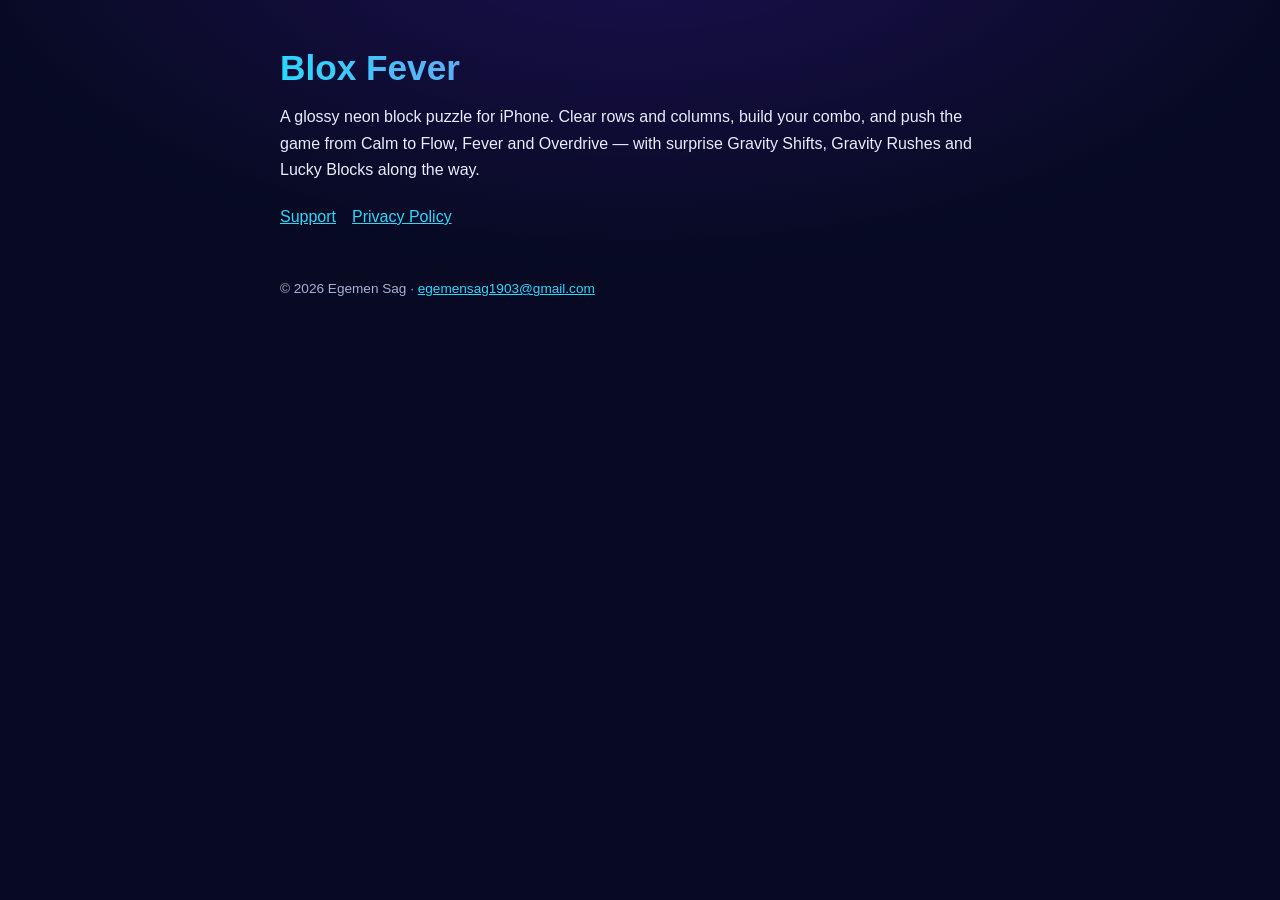
<file: index.html>
<!doctype html>
<html lang="en">
<head>
  <meta charset="utf-8">
  <meta name="viewport" content="width=device-width, initial-scale=1">
  <title>Blox Fever</title>
  <meta name="description" content="Blox Fever – a neon block puzzle game with combo-powered atmospheres for iPhone.">
  <link rel="stylesheet" href="style.css">
</head>
<body>
<main>
  <h1>Blox Fever</h1>
  <p>A glossy neon block puzzle for iPhone. Clear rows and columns, build your combo, and push the game from
     Calm to Flow, Fever and Overdrive — with surprise Gravity Shifts, Gravity Rushes and Lucky Blocks along the way.</p>

  <nav>
    <a href="support/">Support</a>
    <a href="privacy/">Privacy Policy</a>
  </nav>

  <footer>© 2026 Egemen Sag · <a href="mailto:egemensag1903@gmail.com">egemensag1903@gmail.com</a></footer>
</main>
</body>
</html>
</file>
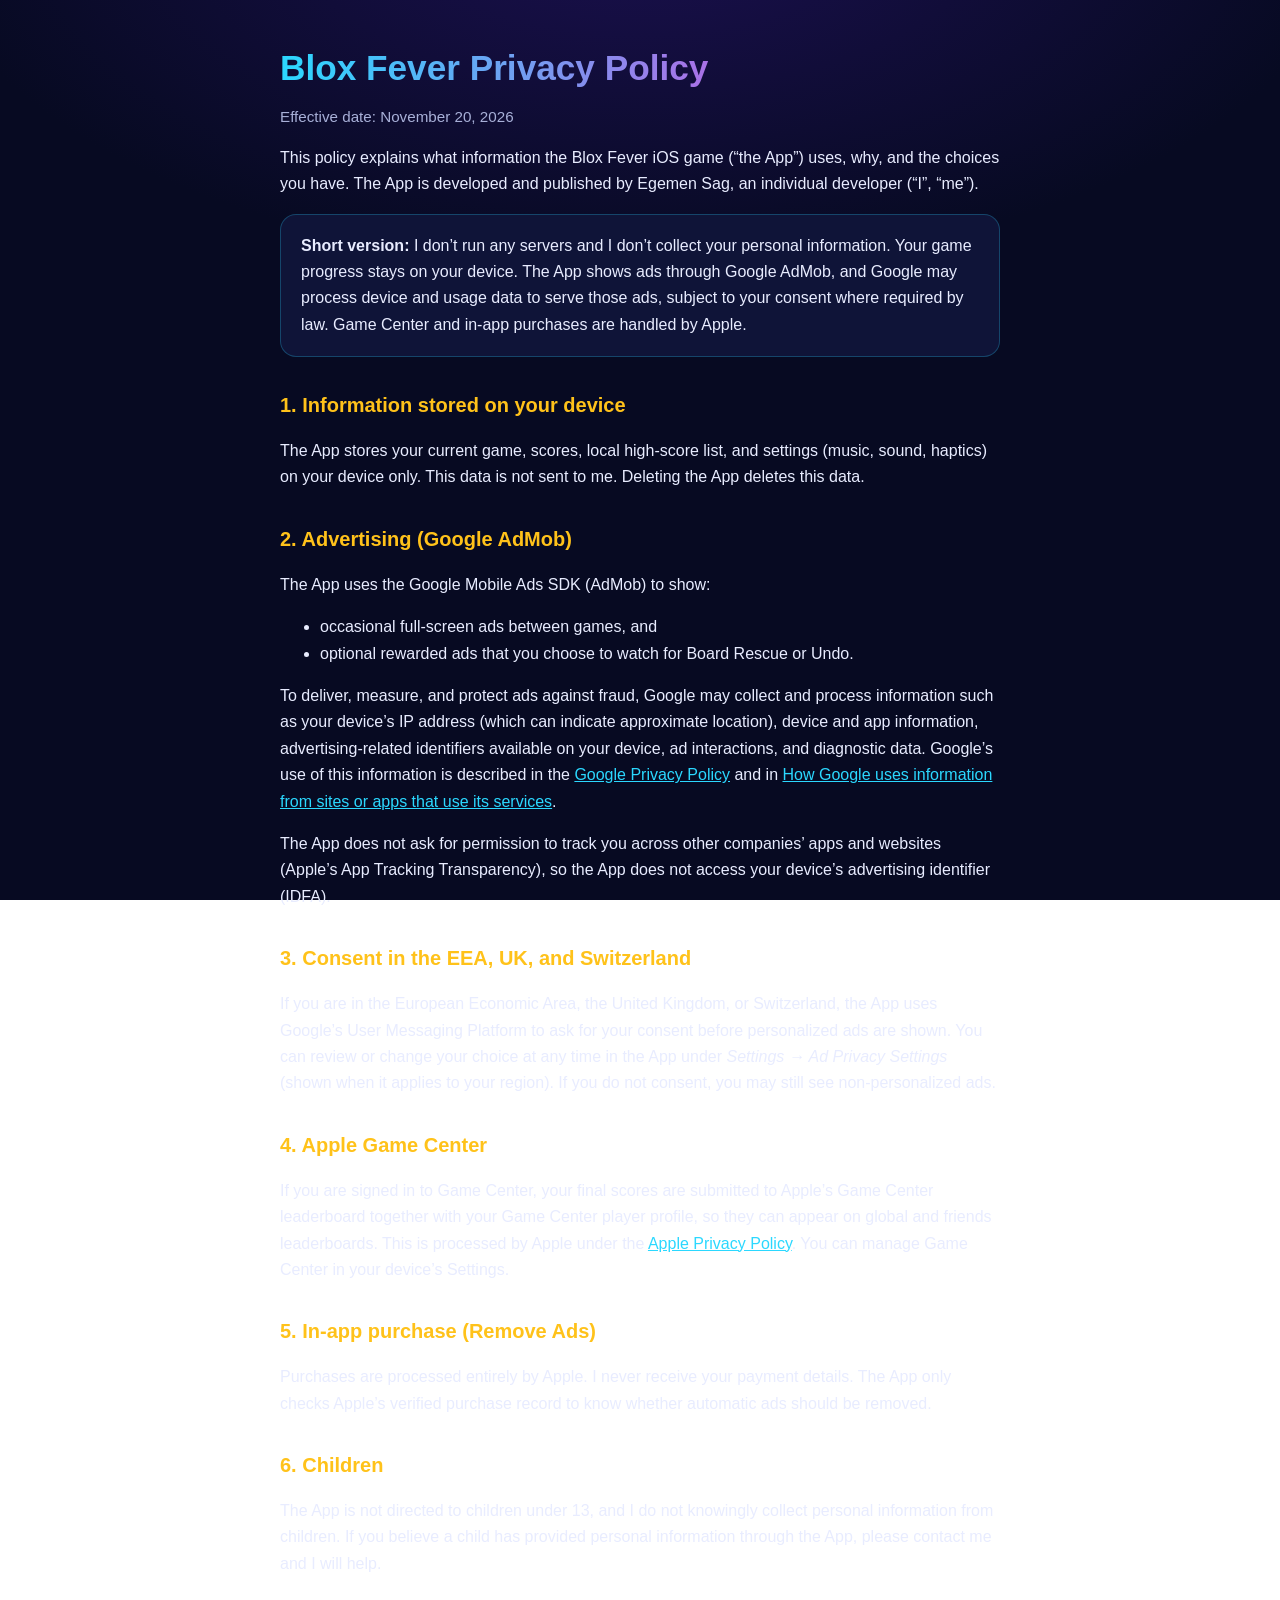
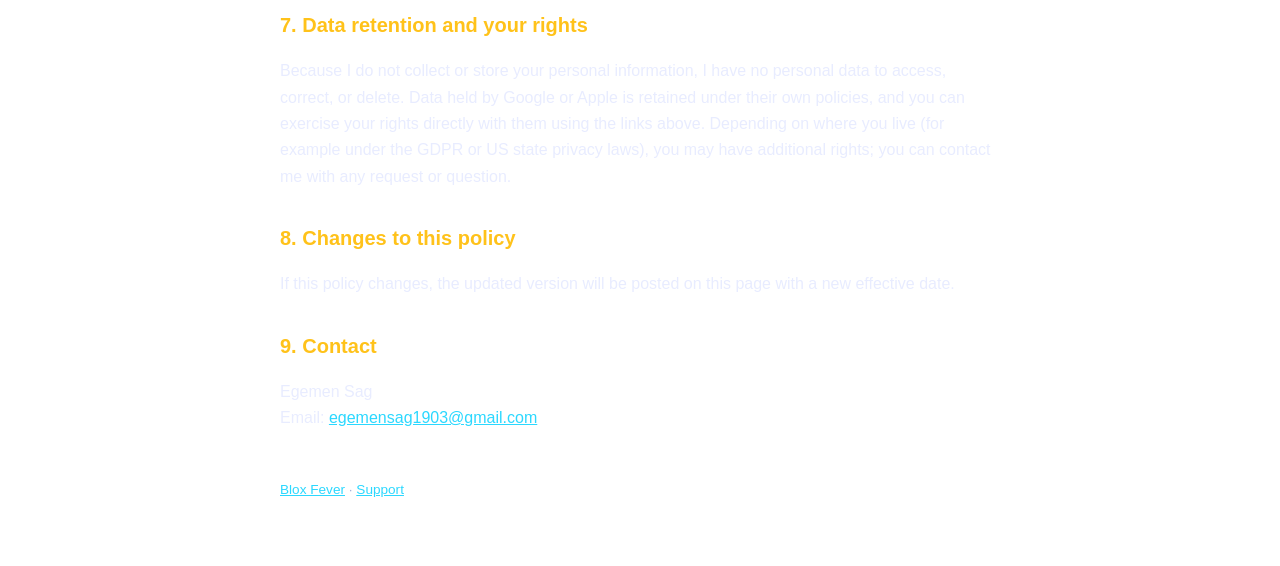
<file: privacy/index.html>
<!doctype html>
<html lang="en">
<head>
  <meta charset="utf-8">
  <meta name="viewport" content="width=device-width, initial-scale=1">
  <title>Blox Fever – Privacy Policy</title>
  <link rel="stylesheet" href="../style.css">
</head>
<body>
<main>
  <h1>Blox Fever Privacy Policy</h1>
  <p class="muted">Effective date: November 20, 2026</p>

  <p>This policy explains what information the Blox Fever iOS game (“the App”) uses, why, and the choices you have.
     The App is developed and published by Egemen Sag, an individual developer (“I”, “me”).</p>

  <div class="card">
    <strong>Short version:</strong> I don’t run any servers and I don’t collect your personal information.
    Your game progress stays on your device. The App shows ads through Google AdMob, and Google may process
    device and usage data to serve those ads, subject to your consent where required by law.
    Game Center and in-app purchases are handled by Apple.
  </div>

  <h2>1. Information stored on your device</h2>
  <p>The App stores your current game, scores, local high-score list, and settings (music, sound, haptics)
     on your device only. This data is not sent to me. Deleting the App deletes this data.</p>

  <h2>2. Advertising (Google AdMob)</h2>
  <p>The App uses the Google Mobile Ads SDK (AdMob) to show:</p>
  <ul>
    <li>occasional full-screen ads between games, and</li>
    <li>optional rewarded ads that you choose to watch for Board Rescue or Undo.</li>
  </ul>
  <p>To deliver, measure, and protect ads against fraud, Google may collect and process information such as
     your device’s IP address (which can indicate approximate location), device and app information,
     advertising-related identifiers available on your device, ad interactions, and diagnostic data.
     Google’s use of this information is described in the
     <a href="https://policies.google.com/privacy">Google Privacy Policy</a> and in
     <a href="https://policies.google.com/technologies/partner-sites">How Google uses information from sites or apps that use its services</a>.</p>
  <p>The App does not ask for permission to track you across other companies’ apps and websites
     (Apple’s App Tracking Transparency), so the App does not access your device’s advertising identifier (IDFA).</p>

  <h2>3. Consent in the EEA, UK, and Switzerland</h2>
  <p>If you are in the European Economic Area, the United Kingdom, or Switzerland, the App uses Google’s
     User Messaging Platform to ask for your consent before personalized ads are shown. You can review or change
     your choice at any time in the App under <em>Settings → Ad Privacy Settings</em> (shown when it applies to your region).
     If you do not consent, you may still see non-personalized ads.</p>

  <h2>4. Apple Game Center</h2>
  <p>If you are signed in to Game Center, your final scores are submitted to Apple’s Game Center leaderboard
     together with your Game Center player profile, so they can appear on global and friends leaderboards.
     This is processed by Apple under the <a href="https://www.apple.com/legal/privacy/">Apple Privacy Policy</a>.
     You can manage Game Center in your device’s Settings.</p>

  <h2>5. In-app purchase (Remove Ads)</h2>
  <p>Purchases are processed entirely by Apple. I never receive your payment details. The App only checks
     Apple’s verified purchase record to know whether automatic ads should be removed.</p>

  <h2>6. Children</h2>
  <p>The App is not directed to children under 13, and I do not knowingly collect personal information from children.
     If you believe a child has provided personal information through the App, please contact me and I will help.</p>

  <h2>7. Data retention and your rights</h2>
  <p>Because I do not collect or store your personal information, I have no personal data to access, correct, or delete.
     Data held by Google or Apple is retained under their own policies, and you can exercise your rights directly with them
     using the links above. Depending on where you live (for example under the GDPR or US state privacy laws), you may have
     additional rights; you can contact me with any request or question.</p>

  <h2>8. Changes to this policy</h2>
  <p>If this policy changes, the updated version will be posted on this page with a new effective date.</p>

  <h2>9. Contact</h2>
  <p>Egemen Sag<br>
     Email: <a href="mailto:egemensag1903@gmail.com">egemensag1903@gmail.com</a></p>

  <footer><a href="../">Blox Fever</a> · <a href="../support/">Support</a></footer>
</main>
</body>
</html>
</file>
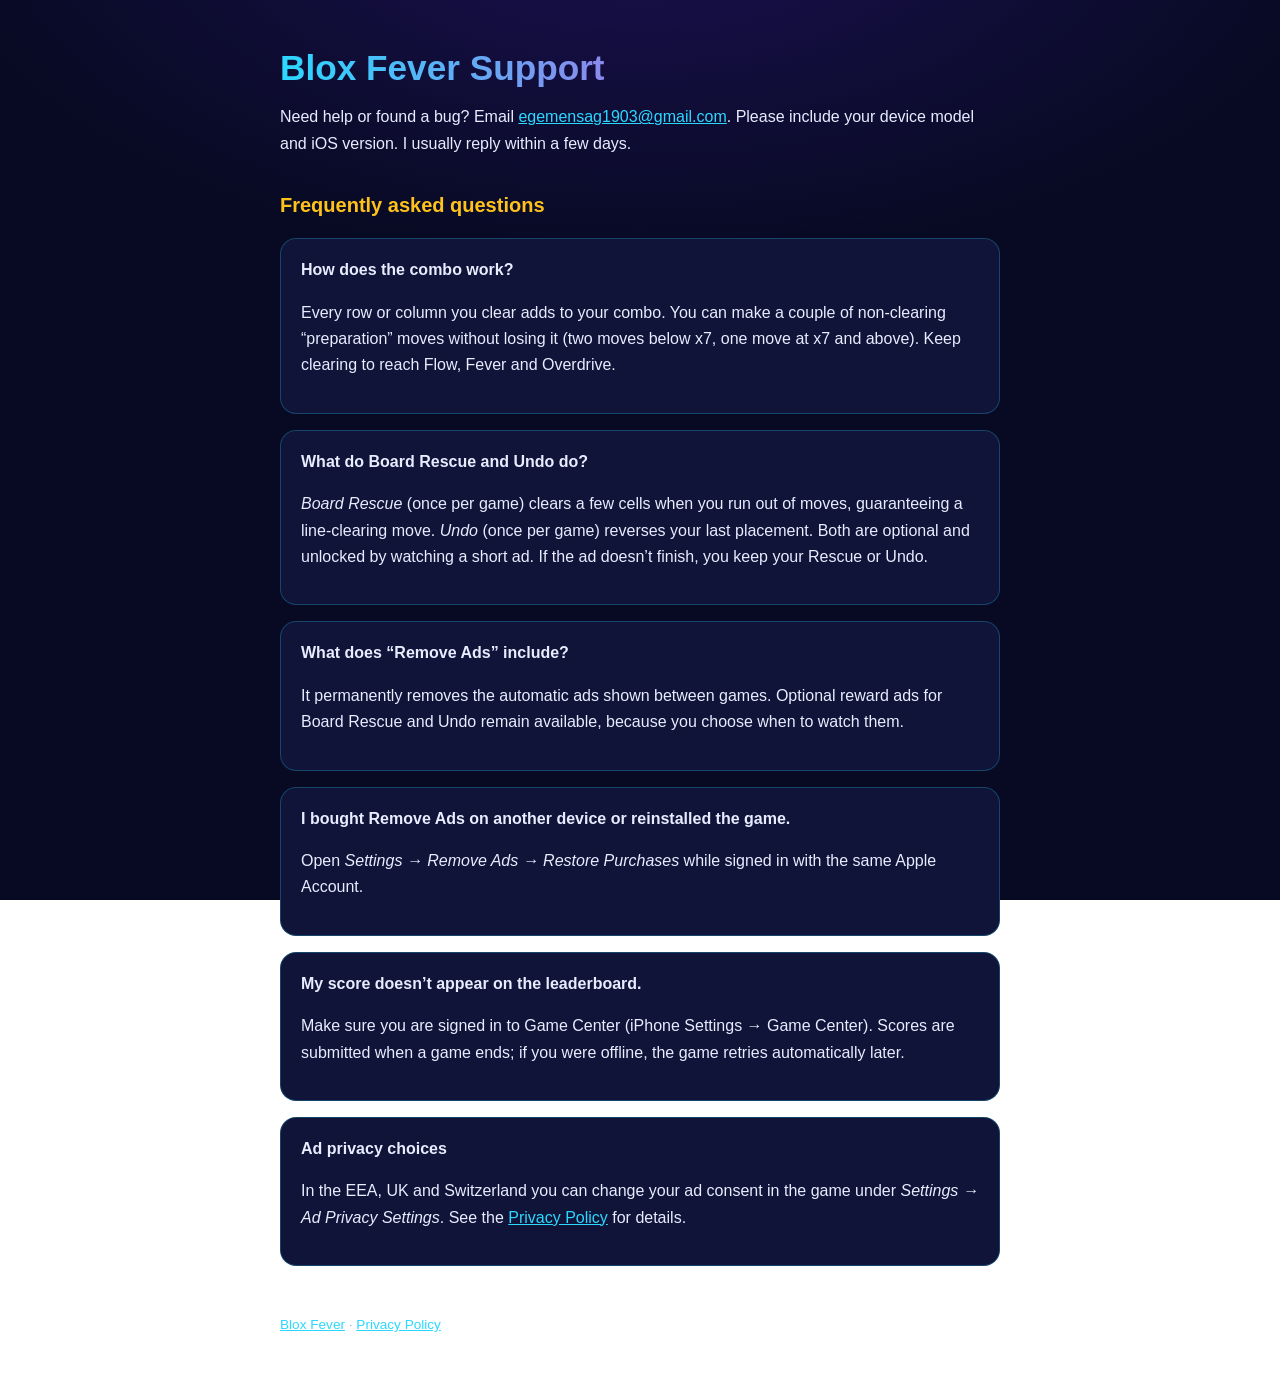
<file: support/index.html>
<!doctype html>
<html lang="en">
<head>
  <meta charset="utf-8">
  <meta name="viewport" content="width=device-width, initial-scale=1">
  <title>Blox Fever – Support</title>
  <link rel="stylesheet" href="../style.css">
</head>
<body>
<main>
  <h1>Blox Fever Support</h1>
  <p>Need help or found a bug? Email <a href="mailto:egemensag1903@gmail.com">egemensag1903@gmail.com</a>.
     Please include your device model and iOS version. I usually reply within a few days.</p>

  <h2>Frequently asked questions</h2>

  <div class="card">
    <strong>How does the combo work?</strong>
    <p>Every row or column you clear adds to your combo. You can make a couple of non-clearing “preparation” moves
       without losing it (two moves below x7, one move at x7 and above). Keep clearing to reach Flow, Fever and Overdrive.</p>
  </div>

  <div class="card">
    <strong>What do Board Rescue and Undo do?</strong>
    <p><em>Board Rescue</em> (once per game) clears a few cells when you run out of moves, guaranteeing a line-clearing move.
       <em>Undo</em> (once per game) reverses your last placement. Both are optional and unlocked by watching a short ad.
       If the ad doesn’t finish, you keep your Rescue or Undo.</p>
  </div>

  <div class="card">
    <strong>What does “Remove Ads” include?</strong>
    <p>It permanently removes the automatic ads shown between games. Optional reward ads for Board Rescue and Undo
       remain available, because you choose when to watch them.</p>
  </div>

  <div class="card">
    <strong>I bought Remove Ads on another device or reinstalled the game.</strong>
    <p>Open <em>Settings → Remove Ads → Restore Purchases</em> while signed in with the same Apple Account.</p>
  </div>

  <div class="card">
    <strong>My score doesn’t appear on the leaderboard.</strong>
    <p>Make sure you are signed in to Game Center (iPhone Settings → Game Center). Scores are submitted when a game ends;
       if you were offline, the game retries automatically later.</p>
  </div>

  <div class="card">
    <strong>Ad privacy choices</strong>
    <p>In the EEA, UK and Switzerland you can change your ad consent in the game under <em>Settings → Ad Privacy Settings</em>.
       See the <a href="../privacy/">Privacy Policy</a> for details.</p>
  </div>

  <footer><a href="../">Blox Fever</a> · <a href="../privacy/">Privacy Policy</a></footer>
</main>
</body>
</html>
</file>
<file: style.css>
:root {
  --bg: #070a22;
  --panel: #0f1438;
  --text: #e8ecff;
  --muted: #a8b0d8;
  --accent: #2bd8ff;
  --accent2: #ff2bd6;
  --gold: #ffc21a;
}
* { box-sizing: border-box; }
body {
  margin: 0;
  background: radial-gradient(1200px 600px at 50% -10%, #1b1050 0%, var(--bg) 60%) fixed;
  color: var(--text);
  font: 16px/1.65 -apple-system, BlinkMacSystemFont, "Segoe UI", Roboto, Helvetica, Arial, sans-serif;
}
main { max-width: 760px; margin: 0 auto; padding: 48px 20px 64px; }
h1 {
  font-size: 2.2rem; line-height: 1.15; margin: 0 0 8px;
  background: linear-gradient(90deg, var(--accent), var(--accent2));
  -webkit-background-clip: text; background-clip: text; color: transparent;
}
h2 { font-size: 1.25rem; margin: 32px 0 8px; color: var(--gold); }
p, li { color: var(--text); }
.muted { color: var(--muted); font-size: .95rem; }
a { color: var(--accent); }
.card {
  background: var(--panel); border: 1px solid rgba(43, 216, 255, .25);
  border-radius: 16px; padding: 18px 20px; margin: 16px 0;
}
nav { display: flex; gap: 16px; flex-wrap: wrap; margin: 20px 0 8px; }
footer { margin-top: 48px; color: var(--muted); font-size: .85rem; }
</file>
